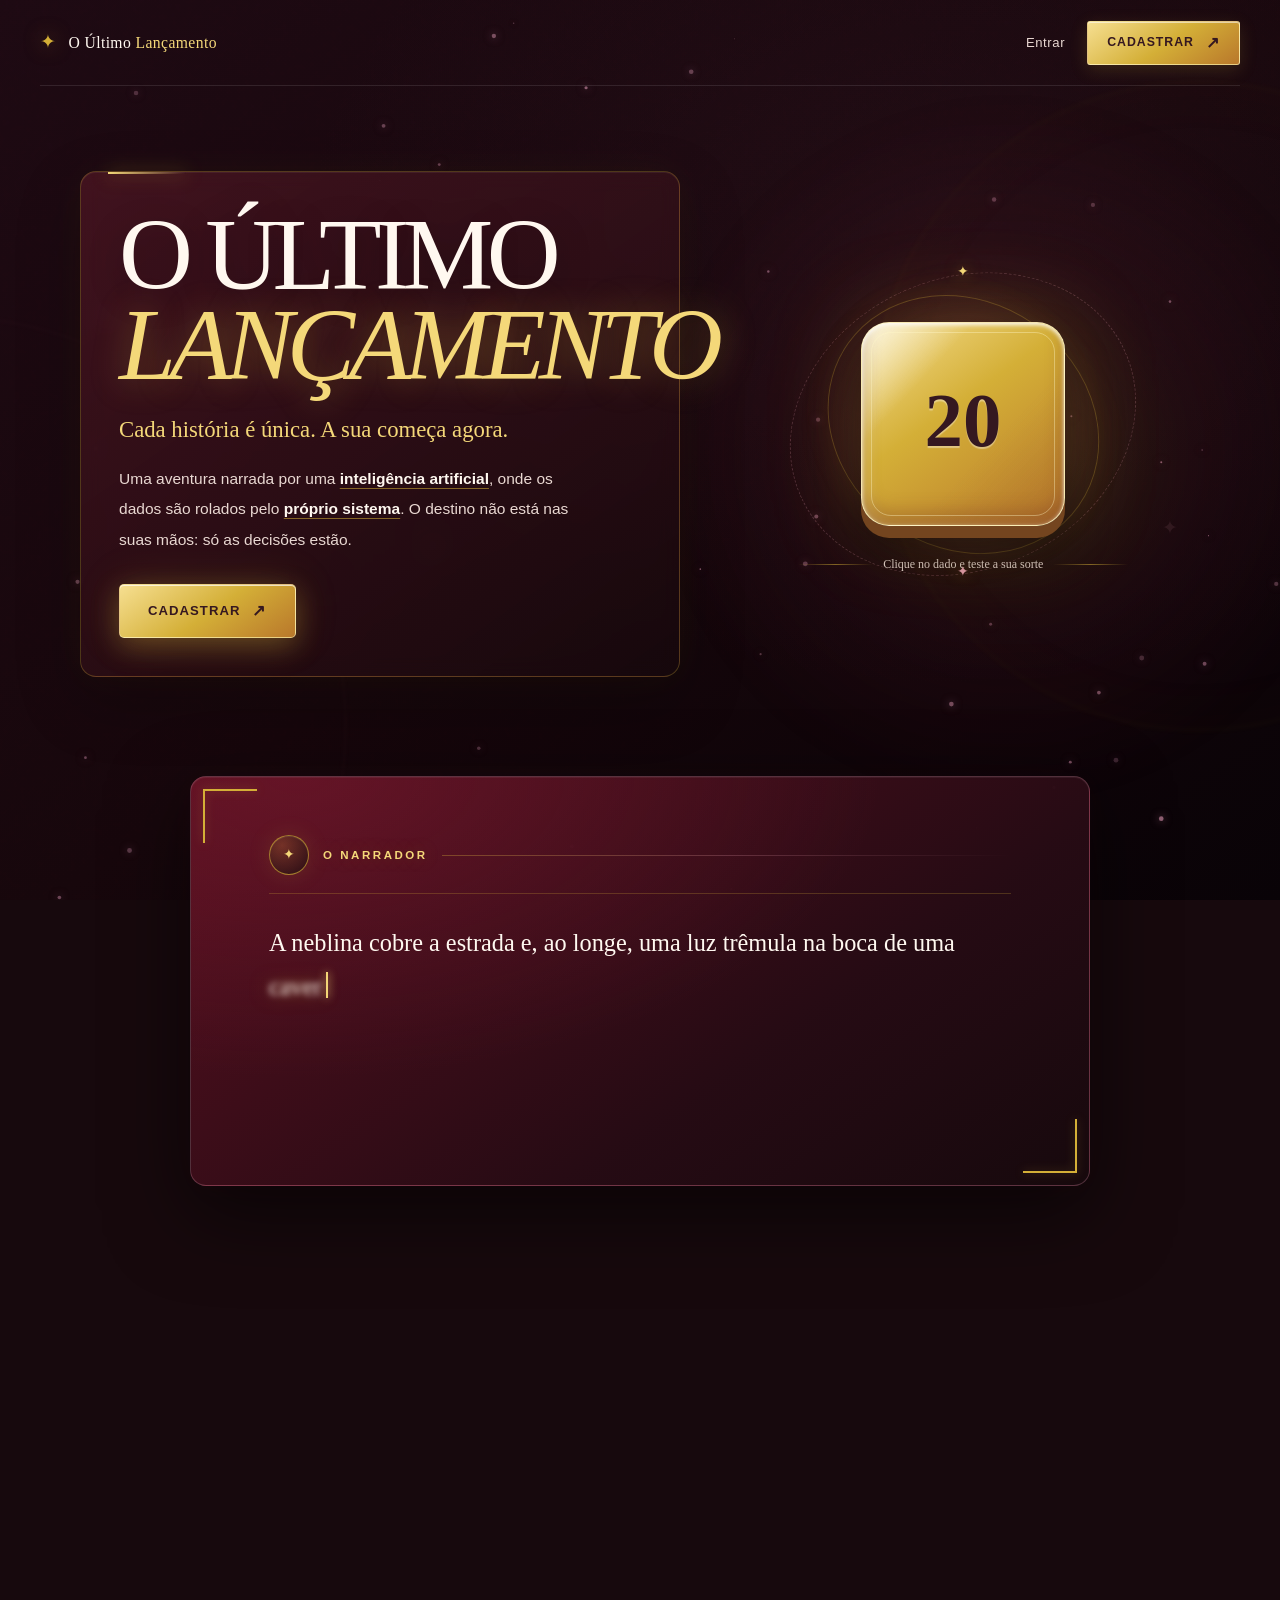
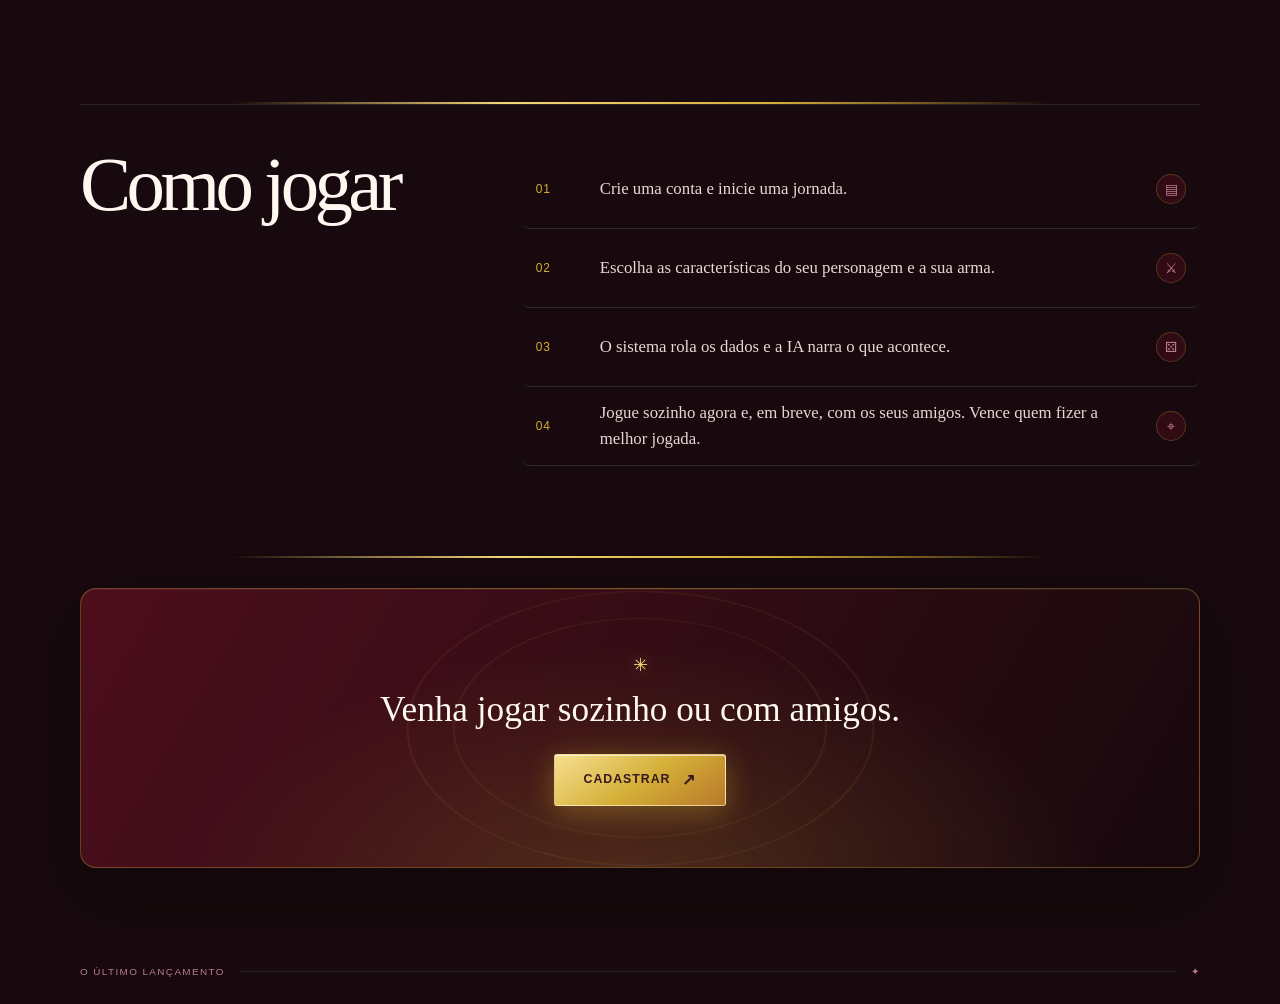
<file: frontend/static/index.html>
<!DOCTYPE html>
<html lang="pt-BR">
<head>
  <meta charset="UTF-8">
  <meta name="viewport" content="width=device-width, initial-scale=1.0">
  <meta name="theme-color" content="#17090d">
  <meta name="description" content="O Último Lançamento — uma aventura narrada por inteligência artificial.">
  <title>O Último Lançamento</title>
  <link rel="stylesheet" href="../css/paleta_1.css">
  <link rel="stylesheet" href="../css/conf.css">
</head>
<body>
  <div class="ambiente" aria-hidden="true">
    <canvas id="particulas"></canvas>
    <span class="sigilo sigilo--um">✳</span>
    <span class="sigilo sigilo--dois">✦</span>
    <span class="sigilo sigilo--tres">✳</span>
    <span class="luz luz--uma"></span>
    <span class="luz luz--duas"></span>
    <span class="estrela-cadente" id="estrelaCadente"></span>
  </div>
  <div class="efeitos-destino" id="efeitosDestino" aria-hidden="true"></div>

  <header class="topo">
    <a class="marca" href="#inicio" aria-label="O Último Lançamento — início">
      <span class="marca-simbolo" aria-hidden="true">✦</span>
      <span>O Último <b>Lançamento</b></span>
    </a>
    <nav class="navegacao" aria-label="Navegação principal">
      <a class="link-entrar" href="#">Entrar</a>
      <a class="botao botao--dourado" href="#">Cadastrar <span aria-hidden="true">↗</span></a>
    </nav>
  </header>

  <main id="inicio">
    <section class="hero" aria-labelledby="titulo-principal">
      <div class="hero-copy">
        <h1 id="titulo-principal">O ÚLTIMO<br><em>LANÇAMENTO</em></h1>
        <p class="subtitulo">Cada história é única. A sua começa agora.</p>
        <p class="apresentacao">
          Uma aventura narrada por uma <strong>inteligência artificial</strong>,
          onde os dados são rolados pelo <strong>próprio sistema</strong>.
          O destino não está nas suas mãos: só as decisões estão.
        </p>
        <a class="botao botao--dourado botao--hero" href="#">Cadastrar <span aria-hidden="true">↗</span></a>
      </div>

      <div class="reliquia" aria-label="Dado interativo">
        <div class="reliquia-halo" aria-hidden="true"></div>
        <div class="reliquia-orbita reliquia-orbita--externa" aria-hidden="true"></div>
        <div class="reliquia-orbita reliquia-orbita--interna" aria-hidden="true"></div>
        <span class="reliquia-marca reliquia-marca--topo" aria-hidden="true">✦</span>
        <span class="reliquia-marca reliquia-marca--base" aria-hidden="true">✦</span>
        <button class="dado-grande" id="dadoGrande" type="button" aria-label="Rolar o dado de vinte lados">20</button>
        <div class="reliquia-caption">
          <span class="linha-ornamental" aria-hidden="true"></span>
          <p class="dado-dica">Clique no dado e teste a sua sorte</p>
          <span class="linha-ornamental" aria-hidden="true"></span>
        </div>
        <p class="dado-resultado" id="dadoResultado" aria-live="polite" aria-atomic="true"></p>
      </div>
    </section>

    <section class="cena secao-revelar" id="cena" aria-label="Cena narrada">
      <div class="cena-cabecalho">
        <span class="cena-selo" aria-hidden="true">✦</span>
        <div>
          <p class="rotulo">O NARRADOR</p>
        </div>
        <span class="cena-linha" aria-hidden="true"></span>
      </div>
      <p class="texto" aria-live="polite" aria-atomic="true"><span id="textoCena"></span><span class="cursor" aria-hidden="true"></span></p>
      <p class="confirmacao-escolha" id="confirmacaoEscolha" aria-live="polite" aria-atomic="true"></p>
      <div class="escolhas" id="escolhas"></div>
    </section>

    <span class="linha-destino secao-revelar" aria-hidden="true"></span>

    <section class="destaques secao-revelar" aria-label="Destaques">
      <div class="cards">
        <article class="card">
          <div class="card-topo"><span class="card-icone" aria-hidden="true">✧</span><span class="card-numero">01</span></div>
          <h3>Narrador de IA</h3>
          <p>Uma história viva, que se adapta ao que você decide fazer.</p>
          <span class="card-brilho" aria-hidden="true"></span>
        </article>
        <article class="card">
          <div class="card-topo"><span class="card-icone" aria-hidden="true">⚄</span><span class="card-numero">02</span></div>
          <h3>Dados do sistema</h3>
          <p>O sistema rola os dados por você e o resultado muda o rumo da aventura.</p>
          <span class="card-brilho" aria-hidden="true"></span>
        </article>
        <article class="card">
          <div class="card-topo"><span class="card-icone" aria-hidden="true">✥</span><span class="card-numero">03</span></div>
          <h3>Cada história é única</h3>
          <p>Nenhuma partida se repete. Suas escolhas escrevem o próprio enredo.</p>
          <span class="card-brilho" aria-hidden="true"></span>
        </article>
      </div>
    </section>

    <span class="linha-destino secao-revelar" aria-hidden="true"></span>

    <section class="como-jogar secao-revelar" aria-labelledby="como-jogar-titulo">
      <div class="como-intro">
        <h2 id="como-jogar-titulo">Como jogar</h2>
      </div>
      <ol class="passos">
        <li><span class="passo-numero">01</span><span>Crie uma conta e inicie uma jornada.</span><i aria-hidden="true">▤</i></li>
        <li><span class="passo-numero">02</span><span>Escolha as características do seu personagem e a sua arma.</span><i aria-hidden="true">⚔</i></li>
        <li><span class="passo-numero">03</span><span>O sistema rola os dados e a IA narra o que acontece.</span><i aria-hidden="true">⚄</i></li>
        <li><span class="passo-numero">04</span><span>Jogue sozinho agora e, em breve, com os seus amigos. Vence quem fizer a melhor jogada.</span><i aria-hidden="true">⌖</i></li>
      </ol>
    </section>

    <span class="linha-destino secao-revelar" aria-hidden="true"></span>

    <section class="chamada secao-revelar">
      <span class="chamada-simbolo" aria-hidden="true">✳</span>
      <p>Venha jogar sozinho ou com amigos.</p>
      <a class="botao botao--dourado botao--grande" href="#">Cadastrar <span aria-hidden="true">↗</span></a>
    </section>
  </main>

  <footer class="rodape"><span>O ÚLTIMO LANÇAMENTO</span><span class="rodape-linha" aria-hidden="true"></span><span>✦</span></footer>
  <script src="../js/index_modelo_2.js"></script>
</body>
</html>
</file>
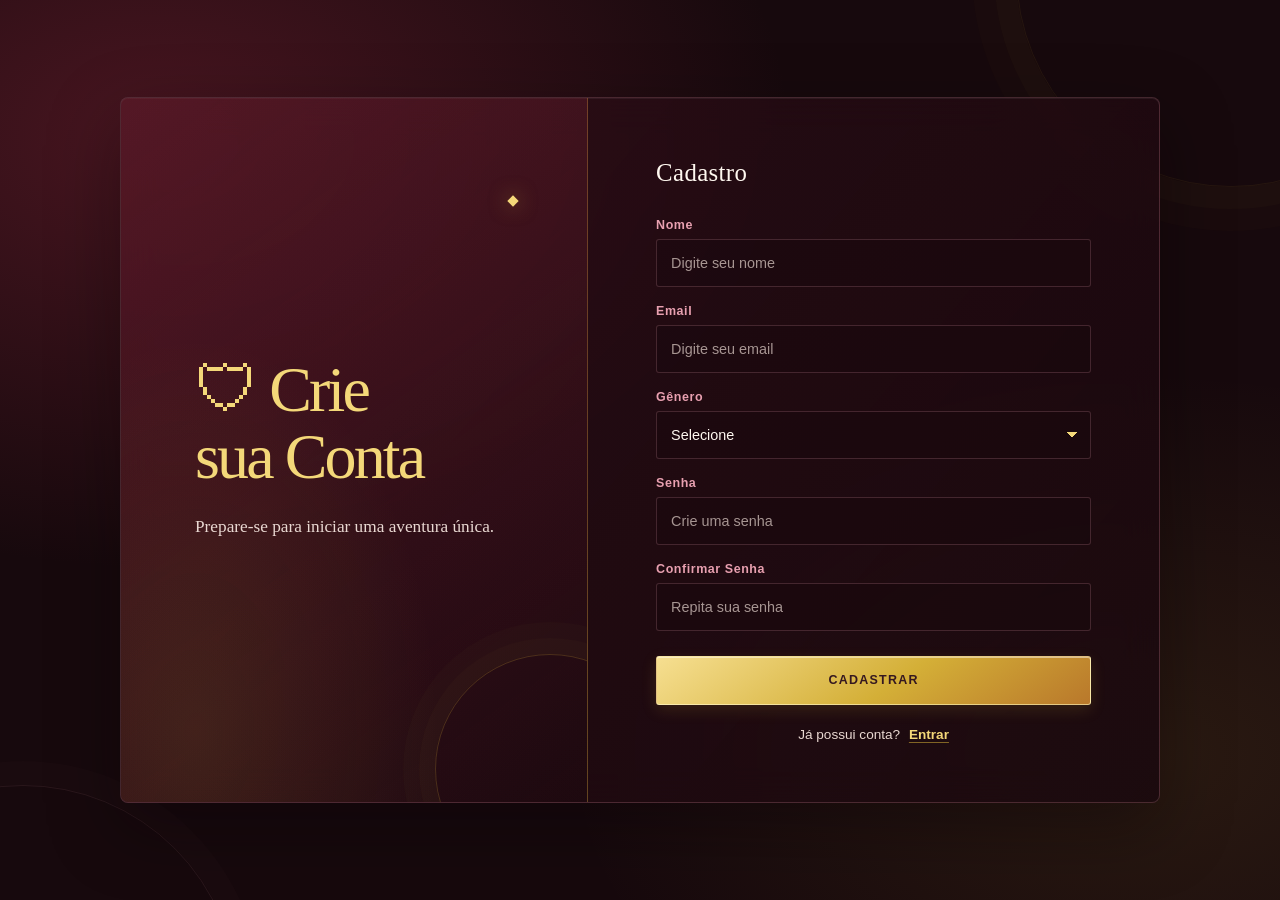
<file: frontend/static/auth.html>
<!DOCTYPE html>
<html lang="pt-BR">
<head>
    <meta charset="UTF-8">
    <meta name="viewport" content="width=device-width, initial-scale=1.0">
    <title>Cadastro - RPG IA</title>

    <link rel="stylesheet" href="../css/paleta_1.css">
    <link rel="stylesheet" href="../css/auth.css">
</head>
<body>

<main class="container">

    <section class="banner" aria-labelledby="titulo-banner">
        <h1 id="titulo-banner">🛡 Crie sua Conta</h1>
        <p>
            Prepare-se para iniciar uma aventura única.
        </p>
    </section>

    <section class="formulario" aria-labelledby="titulo-cadastro">

        <h2 id="titulo-cadastro">Cadastro</h2>

        <form aria-labelledby="titulo-cadastro">

            <div class="campo">
                <label for="nome">Nome</label>
                <input id="nome" type="text" placeholder="Digite seu nome" autocomplete="name">
            </div>

            <div class="campo">
                <label for="email">Email</label>
                <input id="email" type="email" placeholder="Digite seu email" autocomplete="email">
            </div>

            <div class="campo">
                <label for="genero">Gênero</label>
                <select id="genero">
                    <option selected disabled>Selecione</option>
                    <option>Masculino</option>
                    <option>Feminino</option>
                    <option>Não Informar</option>
                    <option>Outro</option>
                </select>
            </div>

            <div class="campo">
                <label for="senha">Senha</label>
                <input id="senha" type="password" placeholder="Crie uma senha" autocomplete="new-password">
            </div>

            <div class="campo">
                <label for="confirmar-senha">Confirmar Senha</label>
                <input id="confirmar-senha" type="password" placeholder="Repita sua senha" autocomplete="new-password">
            </div>

            <button type="submit">Cadastrar</button>

        </form>

        <p class="link">
            Já possui conta?
            <a href="login.html">Entrar</a>
        </p>

    </section>

</main>

</body>
</html>
</file>
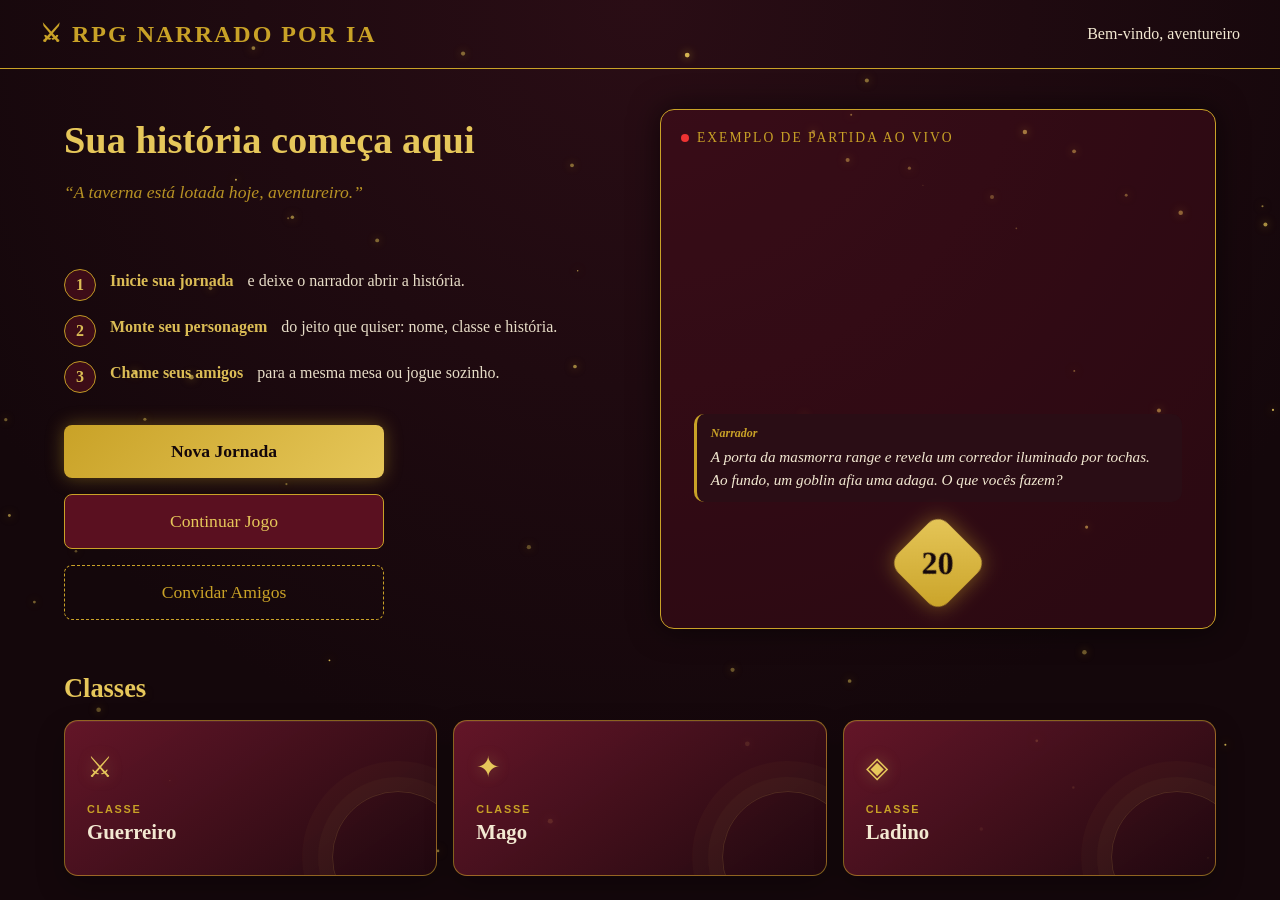
<file: frontend/static/hub.html>
<!DOCTYPE html>
<html lang="pt-BR">
<head>
  <meta charset="UTF-8">
  <meta name="viewport" content="width=device-width, initial-scale=1.0">
  <title>RPG Narrado por IA - Hub</title>
  <link rel="stylesheet" href="../css/hub.css">
  <script src="../js/hub.js" defer></script>
</head>
<body>
  <canvas id="particulas" aria-hidden="true"></canvas>

  <header>
    <h1>⚔ RPG NARRADO POR IA</h1>
    <span>Bem-vindo, aventureiro</span>
  </header>

  <main class="container">
    <section class="intro" aria-labelledby="titulo-hub">
      <h2 id="titulo-hub">Sua história começa aqui</h2>
      <p class="narrador-frase" id="frase"></p>

      <ol class="passos">
        <li><strong>Inicie sua jornada</strong> e deixe o narrador abrir a história.</li>
        <li><strong>Monte seu personagem</strong> do jeito que quiser: nome, classe e história.</li>
        <li><strong>Chame seus amigos</strong> para a mesma mesa ou jogue sozinho.</li>
      </ol>
      <div class="botoes">
        <button class="btn btn-primario" type="button" data-rota="/nova-jornada/">Nova Jornada</button>
        <button class="btn btn-secundario" type="button" data-rota="/continuar/">Continuar Jogo</button>
        <button class="btn btn-convite" type="button" data-rota="/convidar/">Convidar Amigos</button>
      </div>
    </section>

    <aside class="cena" aria-label="Exemplo de partida ao vivo">
      <div class="cena-titulo">Exemplo de partida ao vivo</div>
      <div class="chat" id="chat"></div>
      <div class="area-dado">
        <div class="dado" id="dado" aria-hidden="true"><span>20</span></div>
      </div>
    </aside>

    <section class="classes" aria-labelledby="titulo-classes">
      <h2 id="titulo-classes">Classes</h2>
      <div class="lista-classes">
        <article class="cartao-classe" data-classe-card>
          <span class="classe-icone" aria-hidden="true">⚔</span>
          <span class="classe-legenda">Classe</span>
          <h3 data-classe-nome>Guerreiro</h3>
        </article>
        <article class="cartao-classe" data-classe-card>
          <span class="classe-icone" aria-hidden="true">✦</span>
          <span class="classe-legenda">Classe</span>
          <h3 data-classe-nome>Mago</h3>
        </article>
        <article class="cartao-classe" data-classe-card>
          <span class="classe-icone" aria-hidden="true">◈</span>
          <span class="classe-legenda">Classe</span>
          <h3 data-classe-nome>Ladino</h3>
        </article>
      </div>
    </section>
  </main>
</body>
</html>
</file>
<file: frontend/css/paleta_1.css>
/* Paleta 1: vinho, ouro antigo e rosa queimado */
:root {
  color-scheme: dark;
  --noite: #17090d;
  --sombra-vinho: #260b14;
  --vinho: #43111e;
  --vinho-claro: #5a1728;
  --vidro: rgba(48, 14, 24, .72);
  --vidro-escuro: rgba(25, 8, 14, .82);
  --ouro: #d4af37;
  --ouro-luz: #f4d879;
  --ouro-sombra: #8b6428;
  --rosa: #e8a0b0;
  --rosa-suave: #bd7e8d;
  --creme: #fff8f0;
  --texto-suave: #e9d8d2;
  --borda: rgba(232, 160, 176, .2);
  --borda-ouro: rgba(212, 175, 55, .28);
  --sombra: 0 24px 70px rgba(7, 2, 4, .38);
  --noite-rgb: 23, 9, 13;
  --ouro-rgb: 212, 175, 55;
  --rosa-rgb: 232, 160, 176;
  --vinho-rgb: 126, 35, 53;
  --metal-claro: #f6df91;
  --metal-meio: #d4af37;
  --metal-escuro: #b9782b;
  --metal-texto: #351820;
  --metal-base: #74451f;
  --metal-sombra-rgb: 113, 54, 34;
  --metal-luz-rgb: 255, 246, 199;
  --foco: #ffeab0;
}
</file>
<file: frontend/css/conf.css>
/* Estrutura do modelo 2; as cores vêm do arquivo de paleta escolhido. */
:root {
  --curva: cubic-bezier(.2, .7, .2, 1);
  --sans: 'Avenir Next', Avenir, 'Segoe UI', sans-serif;
  --serif: 'Iowan Old Style', 'Palatino Linotype', 'Book Antiqua', Georgia, serif;
}

*, *::before, *::after { box-sizing: border-box; }
html { min-width: 360px; scroll-behavior: smooth; scrollbar-color: var(--ouro-sombra) var(--noite); }
body {
  min-width: 360px; min-height: 100vh; margin: 0; overflow-x: hidden; position: relative;
  color: var(--creme); background: var(--noite); font-family: var(--sans); line-height: 1.6;
  -webkit-font-smoothing: antialiased; text-rendering: optimizeLegibility;
}
a { color: inherit; text-decoration: none; }
button { font: inherit; }
a:focus-visible, button:focus-visible { outline: 2px solid var(--ouro-luz); outline-offset: 5px; }
::selection { color: var(--noite); background: var(--ouro-luz); }

/* Fundo atmosférico */
.ambiente { position: fixed; inset: 0; z-index: 0; overflow: hidden; pointer-events: none; background: radial-gradient(ellipse at 76% 20%, rgba(var(--vinho-rgb), .25), transparent 44%), linear-gradient(145deg, var(--vinho) 0%, var(--sombra-vinho) 44%, var(--noite) 100%); transition: background 900ms ease, filter 900ms ease; }
.ambiente::before { position: absolute; inset: 0; content: ''; opacity: .13; background-image: url("data:image/svg+xml,%3Csvg viewBox='0 0 180 180' xmlns='http://www.w3.org/2000/svg'%3E%3Cfilter id='n'%3E%3CfeTurbulence type='fractalNoise' baseFrequency='.9' numOctaves='3' stitchTiles='stitch'/%3E%3C/filter%3E%3Crect width='100%25' height='100%25' filter='url(%23n)' opacity='.22'/%3E%3C/svg%3E"); mix-blend-mode: soft-light; }
.ambiente::after { position: absolute; z-index: 1; inset: 0; content: ''; opacity: 0; background: radial-gradient(ellipse at 72% 25%, rgba(105,12,20,.18), transparent 52%), rgba(8,1,4,.38); transition: opacity 350ms ease; }
body[data-tom="combate"] .ambiente { background: radial-gradient(ellipse at 70% 35%, rgba(158,37,43,.32), transparent 48%), linear-gradient(145deg, #37121b 0%, var(--sombra-vinho) 48%, var(--noite) 100%); }
body[data-tom="magica"] .ambiente { background: radial-gradient(ellipse at 70% 24%, rgba(75,112,157,.28), transparent 48%), radial-gradient(ellipse at 18% 75%, rgba(82,55,126,.22), transparent 48%), linear-gradient(145deg, #21172a 0%, var(--sombra-vinho) 48%, var(--noite) 100%); }
body[data-tom="sombria"] .ambiente { background: radial-gradient(ellipse at 74% 26%, rgba(71,35,51,.2), transparent 48%), linear-gradient(145deg, #1e0a13 0%, #17070c 52%, #090307 100%); }
body[data-tom="combate"] .sigilo--um { color: #ef7775; text-shadow: 0 0 16px rgba(228,91,86,.45); }
body[data-tom="magica"] .sigilo--dois { color: #a6c7ff; text-shadow: 0 0 18px rgba(155,190,255,.52); }
body[data-tom="sombria"] .sigilo { opacity: .1; }
body.resultado-critico-1 .ambiente::after { opacity: 1; }
body.resultado-critico-20 .ambiente { filter: brightness(1.16) saturate(1.12); }
#particulas { position: absolute; inset: 0; width: 100%; height: 100%; }
.luz { position: absolute; display: block; width: min(55vw, 650px); aspect-ratio: 1; border-radius: 50%; filter: blur(2px); }
.luz--uma { top: 9%; right: -19%; border: 1px solid rgba(var(--ouro-rgb), .08); box-shadow: inset 0 0 90px rgba(var(--ouro-rgb), .025); }
.luz--duas { top: 35%; left: -37%; width: min(70vw, 820px); border: 1px solid rgba(var(--rosa-rgb), .07); }
.sigilo { position: absolute; color: var(--ouro); opacity: .18; font-size: 1.2rem; animation: sigilo-pulso 7s ease-in-out infinite; }
.sigilo--um { top: 19%; left: 8%; }
.sigilo--dois { top: 57%; right: 8%; animation-delay: -2s; color: var(--rosa); }
.sigilo--tres { bottom: 9%; left: 15%; animation-delay: -4s; }
@keyframes sigilo-pulso { 50% { opacity: .36; transform: rotate(35deg) scale(1.12); } }
.luz, .sigilo { translate: 0 var(--parallax-y, 0px); }
.estrela-cadente { width: 150px; height: 1px; position: absolute; z-index: 3; top: var(--estrela-y, 20%); left: var(--estrela-x, 80%); opacity: 0; transform: rotate(35deg); background: linear-gradient(90deg, transparent, rgba(255,255,255,.9), var(--ouro-luz), transparent); box-shadow: 0 0 10px rgba(var(--ouro-rgb),.8); }
.estrela-cadente.ativa { animation: estrela-cadente 850ms ease-out both; }
@keyframes estrela-cadente { 12% { opacity: 1; } to { opacity: 0; transform: translate(-260px, 175px) rotate(35deg); } }
.efeitos-destino { position: fixed; z-index: 20; inset: 0; overflow: hidden; pointer-events: none; }
.anel-destino { width: 18px; height: 18px; position: absolute; top: var(--origem-y); left: var(--origem-x); border: 1px solid var(--ouro-luz); border-radius: 50%; box-shadow: 0 0 20px rgba(var(--ouro-rgb),.7), inset 0 0 12px rgba(var(--ouro-rgb),.24); animation: anel-expandir 1.2s cubic-bezier(.15,.65,.25,1) var(--atraso) both; }
.particula-destino { width: 4px; height: 4px; position: absolute; top: var(--origem-y); left: var(--origem-x); border-radius: 50%; color: var(--ouro-luz); background: currentColor; box-shadow: 0 0 11px currentColor; animation: particula-estourar 900ms cubic-bezier(.12,.68,.2,1) var(--atraso) both; }
.efeitos-destino--critico-1 .anel-destino { border-color: #ad5260; box-shadow: 0 0 24px rgba(160,30,48,.6), inset 0 0 12px rgba(100,10,28,.35); }
.efeitos-destino--critico-1 .particula-destino { color: #a74355; box-shadow: 0 0 10px currentColor; }
@keyframes anel-expandir { to { opacity: 0; transform: translate(-50%,-50%) scale(var(--escala-anel,90)); } }
@keyframes particula-estourar { 0% { opacity: 0; transform: translate(-50%,-50%) scale(.2); } 18% { opacity: 1; } to { opacity: 0; transform: translate(calc(-50% + var(--dx)),calc(-50% + var(--dy))) scale(.05); } }

/* Cabeçalho */
.topo { position: relative; z-index: 2; width: min(1240px, calc(100% - 80px)); min-height: 86px; margin: 0 auto; display: flex; align-items: center; justify-content: space-between; border-bottom: 1px solid rgba(255,255,255,.1); }
.marca { display: inline-flex; align-items: center; gap: 12px; color: var(--creme); font-family: var(--serif); font-size: .98rem; letter-spacing: .025em; }
.marca b { color: var(--ouro-luz); font-weight: 500; }
.marca-simbolo { color: var(--ouro); font-size: 1.2rem; text-shadow: 0 0 20px rgba(var(--ouro-rgb), .52); }
.navegacao { display: flex; align-items: center; gap: 22px; font-size: .82rem; letter-spacing: .045em; }
.link-entrar { color: var(--texto-suave); transition: color 180ms ease; }
.link-entrar:hover { color: var(--ouro-luz); }
.botao { min-height: 44px; padding: 0 19px; display: inline-flex; align-items: center; justify-content: center; gap: 12px; border-radius: 3px; font-size: .77rem; font-weight: 700; letter-spacing: .08em; text-transform: uppercase; transition: transform 220ms var(--curva), box-shadow 220ms ease, background 220ms ease, color 220ms ease; }
.botao--dourado { color: var(--metal-texto); border: 1px solid rgba(var(--metal-luz-rgb), .55); background: linear-gradient(145deg, var(--metal-claro) 0%, var(--metal-meio) 52%, var(--metal-escuro) 100%); box-shadow: inset 0 1px rgba(255,255,255,.55), 0 5px 18px rgba(var(--ouro-rgb), .16); }
.botao--dourado:hover { transform: translateY(-2px); box-shadow: inset 0 1px rgba(255,255,255,.65), 0 9px 26px rgba(var(--ouro-rgb), .3); }
.botao--dourado span { font-size: 1rem; transition: transform 180ms ease; }
.botao--dourado:hover span { transform: translate(2px, -2px); }

/* Abertura e dado */
main { position: relative; z-index: 1; width: min(1120px, calc(100% - 80px)); margin: 0 auto; }
.hero { min-height: min(690px, calc(100svh - 86px)); position: relative; isolation: isolate; padding: 74px 0 88px; display: grid; grid-template-columns: 1fr .9fr; align-items: center; gap: clamp(24px, 7vw, 100px); }
.hero::before { width: min(66vw, 700px); aspect-ratio: 1; position: absolute; z-index: -1; top: 2%; right: -14%; content: ''; border-radius: 50%; background: radial-gradient(circle, rgba(var(--ouro-rgb), .13), rgba(var(--vinho-rgb), .09) 39%, transparent 70%); filter: blur(18px); pointer-events: none; }
.hero-copy { max-width: 600px; position: relative; z-index: 1; padding: clamp(25px, 3vw, 38px); border: 1px solid rgba(var(--ouro-rgb), .28); border-radius: 16px; background: linear-gradient(145deg, rgba(var(--vinho-rgb), .38), rgba(var(--noite-rgb), .72)); box-shadow: 0 24px 65px rgba(0,0,0,.24), inset 0 1px rgba(255,255,255,.06), 0 0 42px rgba(var(--ouro-rgb), .06); backdrop-filter: blur(10px); }
.hero-copy::before { width: 78px; height: 2px; position: absolute; top: 0; left: 27px; content: ''; background: linear-gradient(90deg, var(--ouro-luz), transparent); box-shadow: 0 0 18px rgba(var(--ouro-rgb), .65); }
h1, h2, h3, p { margin-top: 0; }
h1 { margin-bottom: 20px; color: var(--creme); font: 500 clamp(4rem, 8vw, 7rem)/.88 var(--serif); letter-spacing: -.065em; text-shadow: 0 8px 34px rgba(0,0,0,.28); }
h1 em, h2 em { color: var(--ouro-luz); font-weight: 400; text-shadow: 0 0 34px rgba(var(--ouro-rgb), .38); }
.subtitulo { max-width: 430px; margin: 24px 0 17px; color: var(--ouro-luz); font: 400 clamp(1.12rem, 2vw, 1.42rem)/1.45 var(--serif); }
.apresentacao { max-width: 475px; margin-bottom: 0; color: var(--texto-suave); font-size: .97rem; line-height: 1.95; }
.apresentacao strong { color: var(--creme); font-weight: 600; text-decoration: underline; text-decoration-color: rgba(var(--ouro-rgb), .55); text-decoration-thickness: 1px; text-underline-offset: 4px; }
.botao--hero { min-height: 54px; margin-top: 29px; padding-inline: 28px; border-radius: 5px; font-size: .82rem; box-shadow: inset 0 1px rgba(255,255,255,.68), 0 8px 28px rgba(var(--ouro-rgb), .32), 0 0 48px rgba(var(--ouro-rgb), .13); }
.botao--hero:hover { box-shadow: inset 0 1px rgba(255,255,255,.72), 0 10px 30px rgba(var(--ouro-rgb), .36), 0 0 52px rgba(var(--ouro-rgb), .14); }
.reliquia { min-height: 480px; position: relative; display: grid; place-items: center; isolation: isolate; }
.reliquia-halo { position: absolute; width: 70%; aspect-ratio: 1; border-radius: 50%; background: radial-gradient(circle, rgba(var(--ouro-rgb), .34), rgba(var(--vinho-rgb), .22) 42%, transparent 72%); filter: blur(18px); animation: halo-respirar 6s ease-in-out infinite; }
@keyframes halo-respirar { 50% { opacity: .68; transform: scale(1.08); } }
.reliquia-orbita { position: absolute; border: 1px solid rgba(var(--ouro-rgb),.19); border-radius: 50%; }
.reliquia-orbita--externa { width: min(92%, 440px); aspect-ratio: 1; transform: rotate(-24deg) scaleY(.82); border-style: dashed; border-color: rgba(var(--rosa-rgb), .24); animation: orbita 50s linear infinite; }
.reliquia-orbita--interna { width: min(73%, 350px); aspect-ratio: 1; transform: rotate(35deg) scaleY(.87); border-color: rgba(var(--ouro-rgb), .28); box-shadow: 0 0 40px rgba(var(--ouro-rgb), .045); }
@keyframes orbita { to { transform: rotate(336deg) scaleY(.82); } }
.reliquia-marca { position: absolute; z-index: 1; color: var(--ouro-luz); font-size: .85rem; text-shadow: 0 0 15px rgba(var(--ouro-rgb), .65); }
.reliquia-marca--topo { top: 16%; }
.reliquia-marca--base { bottom: 17%; color: var(--rosa); }
.dado-grande { width: clamp(148px, 19vw, 204px); aspect-ratio: 1; position: relative; z-index: 2; display: grid; place-items: center; padding: 0 0 5px; overflow: hidden; border: 1px solid rgba(var(--metal-luz-rgb), .86); border-radius: 28px; color: var(--metal-texto); font: 600 clamp(3.5rem, 6vw, 4.8rem)/1 var(--serif); cursor: pointer; touch-action: manipulation; background: linear-gradient(133deg, rgba(255,255,255,.8), transparent 29% 62%, rgba(var(--metal-sombra-rgb),.15)), linear-gradient(145deg, var(--metal-claro) 0%, var(--metal-meio) 43%, var(--metal-escuro) 100%); box-shadow: inset 0 2px 4px rgba(255,255,255,.88), inset 0 -13px 18px rgba(var(--metal-sombra-rgb),.34), inset 8px 0 12px rgba(var(--metal-luz-rgb),.22), 0 12px 0 var(--metal-base), 0 25px 44px rgba(0,0,0,.45), 0 0 90px rgba(var(--ouro-rgb),.3); text-shadow: 0 2px 1px rgba(255,255,255,.38); transition: filter 200ms ease, box-shadow 200ms ease; }
.dado-grande::before { position: absolute; inset: 9px; content: ''; border: 1px solid rgba(var(--metal-luz-rgb),.38); border-radius: 20px; pointer-events: none; }
.dado-grande::after { position: absolute; top: -42%; left: -95%; width: 64%; height: 190%; content: ''; pointer-events: none; transform: rotate(27deg); background: linear-gradient(90deg, transparent, rgba(255,255,255,.25), transparent); transition: left 600ms var(--curva); }
.dado-grande:hover { filter: brightness(1.07) saturate(1.06); box-shadow: inset 0 2px 4px rgba(255,255,255,.88), inset 0 -13px 18px rgba(var(--metal-sombra-rgb),.34), 0 14px 0 var(--metal-base), 0 31px 48px rgba(0,0,0,.48), 0 0 88px rgba(var(--ouro-rgb),.31); }
.dado-grande:hover::after { left: 135%; }
.dado-grande:active { transform: translateY(8px) scale(.97); box-shadow: inset 0 2px 4px rgba(255,255,255,.7), inset 0 -7px 12px rgba(var(--metal-sombra-rgb),.42), 0 4px 0 var(--metal-base), 0 14px 24px rgba(0,0,0,.4); }
.dado-grande.rolando { animation: rolar-dado 1.2s cubic-bezier(.16,.72,.24,1); }
@keyframes rolar-dado { 0% { transform: translateY(0) rotate(0) scale(1); } 22% { transform: translateY(-24px) rotate(240deg) scale(1.11); } 46% { transform: translateY(4px) rotate(550deg) scale(.92); } 71% { transform: translateY(-11px) rotate(850deg) scale(1.04); } 100% { transform: translateY(0) rotate(1080deg) scale(1); } }
/* Relevo, reflexo e preparação do dado */
.dado-grande { transform: perspective(850px) rotateX(var(--inclinacao-x, 0deg)) rotateY(var(--inclinacao-y, 0deg)); animation: dado-latente 4.2s ease-in-out infinite; transition: transform 240ms var(--curva), filter 200ms ease, box-shadow 240ms ease; }
.dado-grande:hover, .dado-grande:focus-visible { animation-name: none; }
.dado-grande::after { inset: 0; top: 0; left: 0; width: auto; height: auto; transform: none; opacity: 0; background: radial-gradient(circle at var(--reflexo-x, 50%) var(--reflexo-y, 20%), rgba(255,255,255,.48), rgba(255,255,255,.12) 18%, transparent 54%); mix-blend-mode: screen; transition: opacity 220ms ease; }
.dado-grande:hover::after { left: 0; opacity: 1; }
.dado-grande.preparando { animation: dado-carregar 360ms ease-in-out both; }
.dado-grande.rolando { animation: rolar-dado 1.2s cubic-bezier(.16,.72,.24,1); }
body.resultado-critico-20 .dado-grande { animation: dado-epico 1s cubic-bezier(.16,.72,.24,1) both; }
body.resultado-critico-1 .dado-grande { animation: dado-falha 850ms ease both; }
@keyframes dado-latente { 50% { box-shadow: inset 0 2px 4px rgba(255,255,255,.9), inset 0 -13px 18px rgba(var(--metal-sombra-rgb),.34), 0 12px 0 var(--metal-base), 0 25px 44px rgba(0,0,0,.45), 0 0 105px rgba(var(--ouro-rgb),.4); } }
@keyframes dado-carregar { 0%,100% { transform: perspective(850px) rotateX(var(--inclinacao-x, 0deg)) rotateY(var(--inclinacao-y, 0deg)) translateX(0); } 25% { transform: perspective(850px) rotateX(var(--inclinacao-x, 0deg)) rotateY(var(--inclinacao-y, 0deg)) translateX(-3px) scale(1.02); } 65% { transform: perspective(850px) rotateX(var(--inclinacao-x, 0deg)) rotateY(var(--inclinacao-y, 0deg)) translateX(3px) scale(1.04); } }
@keyframes dado-epico { 35% { filter: brightness(1.5) saturate(1.25); box-shadow: 0 0 55px rgba(var(--ouro-rgb),.85), 0 0 120px rgba(var(--ouro-rgb),.56); } to { filter: none; } }
@keyframes dado-falha { 20%,60% { transform: translateX(-5px) rotate(-2deg); filter: brightness(.72) saturate(.65); } 40%,80% { transform: translateX(5px) rotate(2deg); } to { transform: none; filter: none; } }
.reliquia-caption { position: absolute; top: calc(50% + 132px); width: min(100%, 330px); display: flex; align-items: center; gap: 10px; }
.linha-ornamental { height: 1px; flex: 1; background: linear-gradient(90deg, transparent, rgba(var(--ouro-rgb),.55), transparent); }
.dado-dica { max-width: 235px; margin: 0; color: var(--texto-suave); font: 400 .75rem/1.4 var(--serif); text-align: center; }
.dado-resultado { min-height: 1.5em; position: absolute; top: calc(50% + 166px); width: min(100%, 350px); margin: 0; color: var(--ouro-luz); font-size: .77rem; line-height: 1.4; text-align: center; }

/* Cena narrada */
.cena { max-width: 900px; position: relative; margin: 0 auto; padding: clamp(30px, 5vw, 58px) clamp(24px, 7vw, 78px) clamp(32px, 5vw, 52px); overflow: hidden; border: 1px solid rgba(var(--ouro-rgb),.4); border-radius: 16px; background: radial-gradient(ellipse at 12% 0%, rgba(122,26,48,.46), transparent 52%), linear-gradient(145deg, rgba(90,16,32,.97), rgba(38,11,20,.98) 66%, rgba(var(--noite-rgb),.99)); box-shadow: 0 28px 80px rgba(0,0,0,.48), 0 0 42px rgba(var(--ouro-rgb),.12), inset 0 1px rgba(255,255,255,.09), inset 0 0 70px rgba(90,16,32,.2); transition: background 700ms ease, border-color 700ms ease, box-shadow 700ms ease, filter 450ms ease; }
.cena[data-tom="combate"] { border-color: rgba(213,94,89,.58); box-shadow: 0 28px 80px rgba(0,0,0,.5), 0 0 38px rgba(177,45,51,.17), inset 0 1px rgba(255,255,255,.08); }
.cena[data-tom="magica"] { border-color: rgba(149,186,235,.52); box-shadow: 0 28px 80px rgba(0,0,0,.5), 0 0 38px rgba(92,133,190,.18), inset 0 1px rgba(255,255,255,.08); }
.cena[data-tom="sombria"] { border-color: rgba(167,108,127,.4); box-shadow: 0 28px 80px rgba(0,0,0,.56), 0 0 30px rgba(70,25,43,.12), inset 0 1px rgba(255,255,255,.06); }
.cena.transicao-cena .texto { opacity: .38; filter: blur(4px); transform: translateY(4px); }
.cena > * { position: relative; z-index: 1; }
.cena::before, .cena::after { position: absolute; width: 54px; height: 54px; content: ''; pointer-events: none; }
.cena::before { top: 12px; left: 12px; border-top: 2px solid var(--ouro); border-left: 2px solid var(--ouro); filter: drop-shadow(0 0 5px rgba(var(--ouro-rgb),.3)); }
.cena::after { right: 12px; bottom: 12px; border-right: 2px solid var(--ouro); border-bottom: 2px solid var(--ouro); filter: drop-shadow(0 0 5px rgba(var(--ouro-rgb),.3)); }
.cena-cabecalho { display: flex; align-items: center; gap: 14px; margin-bottom: 27px; padding-bottom: 18px; border-bottom: 1px solid rgba(var(--ouro-rgb),.24); }
.cena-selo { width: 40px; height: 40px; display: grid; place-items: center; flex: 0 0 auto; border: 1px solid rgba(var(--ouro-rgb),.65); border-radius: 50%; color: var(--ouro-luz); background: radial-gradient(circle at 32% 25%, rgba(var(--ouro-rgb),.2), rgba(38,11,20,.95)); font-size: .9rem; box-shadow: 0 0 23px rgba(var(--ouro-rgb),.14), inset 0 1px rgba(255,255,255,.08); transition: box-shadow 350ms ease, transform 350ms var(--curva); }
.cena-selo.pulso-destino { animation: selo-critico 1.1s ease-out both; }
.cena.mudando-tom .cena-selo { animation: selo-tom 650ms ease-out; }
@keyframes selo-tom { 45% { transform: rotate(45deg) scale(1.16); box-shadow: 0 0 34px rgba(var(--ouro-rgb),.46); } }
@keyframes selo-critico { 35% { transform: scale(1.35) rotate(45deg); box-shadow: 0 0 46px rgba(var(--ouro-rgb),.85); } to { transform: scale(1); } }
.rotulo { margin: 0; color: var(--ouro-luz); font-size: .72rem; font-weight: 700; letter-spacing: .22em; text-shadow: 0 0 18px rgba(var(--ouro-rgb),.25); }
.cena-linha { height: 1px; flex: 1; background: linear-gradient(90deg, rgba(var(--ouro-rgb),.34), rgba(var(--rosa-rgb),.24), transparent); }
.texto { min-height: 6.9em; margin: 0; color: var(--creme); font: 400 clamp(1.12rem, 2.5vw, 1.52rem)/1.8 var(--serif); transition: opacity 300ms ease, filter 300ms ease, transform 300ms ease; }
.cursor { display: inline-block; width: 2px; height: 1.08em; margin-left: 4px; vertical-align: -.14em; background: var(--ouro-luz); box-shadow: 0 0 9px var(--ouro-luz); animation: piscar 850ms steps(1) infinite; }
.palavra-chave { color: var(--ouro-luz); text-shadow: 0 0 18px rgba(var(--ouro-rgb),.34); transition: filter 500ms ease, color 500ms ease, text-shadow 500ms ease; }
.palavra-chave.aguardando-foco { color: var(--creme); filter: blur(3px); text-shadow: 0 0 20px rgba(var(--ouro-rgb),.65); }
.palavra-chave.palavra-em-foco { animation: palavra-acender 900ms ease-out; }
@keyframes palavra-acender { 30% { color: #fff6d7; text-shadow: 0 0 24px rgba(var(--ouro-rgb),.85); } to { color: var(--ouro-luz); text-shadow: 0 0 12px rgba(var(--ouro-rgb),.28); } }
@keyframes piscar { 50% { opacity: 0; } }
.escolhas { display: flex; flex-wrap: wrap; gap: 10px; margin-top: 25px; opacity: 0; transform: translateY(8px); transition: opacity 320ms ease, transform 320ms var(--curva); }
.escolhas.visivel { opacity: 1; transform: translateY(0); }
.escolhas button { min-height: 46px; position: relative; padding: 10px 16px 10px 39px; border: 1px solid rgba(var(--ouro-rgb),.42); border-radius: 5px; color: var(--ouro-luz); background: linear-gradient(135deg, rgba(90,16,32,.72), rgba(var(--noite-rgb),.62)); box-shadow: inset 0 1px rgba(255,255,255,.05), 0 5px 15px rgba(0,0,0,.12); cursor: pointer; font-size: .8rem; text-align: left; transition: color 200ms ease, background 200ms ease, border-color 200ms ease, transform 220ms var(--curva), box-shadow 220ms ease, opacity 280ms ease, filter 280ms ease; }
.escolhas button::before { position: absolute; top: 50%; left: 15px; content: '→'; color: var(--ouro); opacity: .7; transform: translate(-5px,-50%); transition: opacity 180ms ease, transform 180ms ease, color 180ms ease; }
.escolhas button:hover { transform: translateY(-3px); border-color: var(--ouro-luz); color: var(--metal-texto); background: linear-gradient(135deg, var(--ouro-luz), var(--ouro)); box-shadow: 0 9px 22px rgba(var(--ouro-rgb),.2); }
.escolhas button:hover::before { color: var(--metal-texto); opacity: 1; transform: translate(0,-50%); }
.escolhas button.selecionada { border-color: var(--ouro-luz); color: var(--metal-texto); background: linear-gradient(135deg, var(--ouro-luz), var(--ouro)); box-shadow: 0 0 26px rgba(var(--ouro-rgb),.3); }
.escolhas button.descartada { opacity: 0; filter: blur(3px); transform: translateY(7px) scale(.97); }
.confirmacao-escolha { min-height: 1.5em; margin: 11px 0 -11px; color: var(--ouro-luz); font: italic .82rem var(--serif); text-shadow: 0 0 14px rgba(var(--ouro-rgb),.3); }
.escolhas.visivel button { animation: escolha-entrar 420ms var(--curva) backwards; }
.escolhas.visivel button:nth-child(2) { animation-delay: 90ms; }
.escolhas.visivel button:nth-child(3) { animation-delay: 180ms; }
@keyframes escolha-entrar { from { opacity: 0; transform: translateY(10px); } to { opacity: 1; transform: translateY(0); } }

/* Destaques */
.destaques { padding: 135px 0 125px; }
.cards { display: grid; grid-template-columns: repeat(3, minmax(0, 1fr)); gap: 16px; perspective: 1000px; }
.card { min-height: 254px; position: relative; padding: 23px 24px 27px; overflow: hidden; border: 1px solid rgba(var(--ouro-rgb),.3); border-radius: 14px; background: linear-gradient(145deg, rgba(90,16,32,.78), rgba(var(--noite-rgb),.9) 78%); box-shadow: 0 15px 34px rgba(0,0,0,.22), inset 0 1px rgba(255,255,255,.055); transition: transform 320ms var(--curva), border-color 250ms ease, background 250ms ease, box-shadow 280ms ease, opacity 500ms ease; }
.card::before { width: 96px; height: 96px; position: absolute; top: -40px; right: -32px; content: ''; border: 1px solid rgba(var(--ouro-rgb),.3); border-radius: 50%; box-shadow: 0 0 0 10px rgba(var(--ouro-rgb),.045), 0 0 0 22px rgba(var(--rosa-rgb),.035); transition: transform 450ms var(--curva), border-color 300ms ease; }
.card::after { position: absolute; inset: 0; content: ''; border-radius: inherit; pointer-events: none; opacity: 0; background: linear-gradient(115deg, transparent 25%, rgba(var(--metal-luz-rgb),.12) 48%, transparent 67%); transform: translateX(-100%); }
.card:hover { transform: translateY(-7px) rotateX(1deg); border-color: rgba(var(--ouro-rgb),.72); background: linear-gradient(145deg, rgba(122,26,48,.82), rgba(var(--noite-rgb),.88) 78%); box-shadow: 0 24px 42px rgba(0,0,0,.34), 0 0 28px rgba(var(--ouro-rgb),.11), inset 0 1px rgba(255,255,255,.08); }
.card:hover::before { transform: scale(1.18); border-color: rgba(var(--metal-luz-rgb),.55); }
.card:hover::after { opacity: 1; animation: card-varrer 850ms ease-out both; }
@keyframes card-varrer { to { transform: translateX(100%); } }
.card-topo { display: flex; align-items: center; justify-content: space-between; margin-bottom: 31px; }
.card-icone { width: 44px; height: 44px; display: grid; place-items: center; border: 1px solid rgba(var(--ouro-rgb),.42); border-radius: 50%; color: var(--ouro-luz); background: radial-gradient(circle at 35% 25%, rgba(var(--ouro-rgb),.2), rgba(90,16,32,.72)); font-size: 1.4rem; line-height: 1; text-shadow: 0 0 18px rgba(var(--ouro-rgb),.42); box-shadow: inset 0 1px rgba(255,255,255,.09), 0 0 18px rgba(var(--ouro-rgb),.08); transition: transform 300ms var(--curva), box-shadow 300ms ease; }
.card:hover .card-icone { transform: rotate(-8deg) scale(1.08); box-shadow: inset 0 1px rgba(255,255,255,.12), 0 0 25px rgba(var(--ouro-rgb),.2); }
.card-numero { color: var(--rosa); font: 400 .73rem var(--serif); letter-spacing: .12em; transition: color 220ms ease, text-shadow 220ms ease; }
.card:hover .card-numero { color: var(--ouro-luz); text-shadow: 0 0 16px rgba(var(--ouro-rgb),.55); }
.card h3 { margin: 0 0 10px; color: var(--ouro-luz); font: 500 1.25rem var(--serif); }
.card p { max-width: 290px; margin: 0; color: var(--texto-suave); font-size: .87rem; line-height: 1.75; }
.card-brilho { width: 55px; height: 2px; position: absolute; bottom: 0; left: 24px; background: linear-gradient(90deg, var(--ouro-luz), var(--ouro), transparent); box-shadow: 0 0 13px rgba(var(--ouro-rgb),.5); transition: width 320ms ease; }
.card:hover .card-brilho { width: calc(100% - 48px); }
body.js .destaques:not(.visivel) .card { opacity: 0; transform: translateY(24px) scale(.98); }
body.js .destaques.visivel .card { opacity: 1; transform: translateY(0) scale(1); }
body.js .destaques.visivel .card:nth-child(2) { transition-delay: 100ms; }
body.js .destaques.visivel .card:nth-child(3) { transition-delay: 200ms; }
body.js .destaques.visivel .card:hover { transform: translateY(-7px) rotateX(1deg) scale(1); transition-delay: 0ms; }

/* Instruções do jogo */
.como-jogar { display: grid; grid-template-columns: .65fr 1.35fr; gap: clamp(35px, 9vw, 125px); align-items: start; padding: 45px 0 90px; border-top: 1px solid rgba(255,255,255,.1); }
.como-intro { position: sticky; top: 30px; }
.como-intro h2 { margin: 0; color: var(--creme); font: 500 clamp(3rem, 6vw, 5rem)/.92 var(--serif); letter-spacing: -.06em; }
.passos { margin: 0; padding: 0; list-style: none; counter-reset: passo; }
.passos li { min-height: 79px; position: relative; padding: 0 14px; display: grid; grid-template-columns: 47px 1fr 30px; align-items: center; gap: 17px; border-bottom: 1px solid rgba(255,255,255,.12); border-radius: 8px; color: var(--texto-suave); font: 400 1.05rem/1.55 var(--serif); transition: transform 240ms var(--curva), background 240ms ease, border-color 240ms ease, box-shadow 240ms ease; }
.passos li::before { width: 2px; position: absolute; top: 12px; bottom: 12px; left: 0; content: ''; background: linear-gradient(180deg, transparent, var(--ouro), transparent); opacity: 0; transform: scaleY(.3); transition: opacity 240ms ease, transform 240ms ease; }
.passos li:hover { transform: translateX(5px); border-bottom-color: rgba(var(--ouro-rgb),.42); background: linear-gradient(90deg, rgba(90,16,32,.46), transparent); box-shadow: inset 0 0 28px rgba(var(--ouro-rgb),.035); }
.passos li:hover::before { opacity: 1; transform: scaleY(1); }
.passo-numero { color: var(--ouro); font: 400 .75rem var(--sans); letter-spacing: .07em; }
.passos li i { width: 30px; height: 30px; display: grid; place-items: center; border: 1px solid rgba(var(--ouro-rgb),.25); border-radius: 50%; color: var(--rosa-suave); background: rgba(90,16,32,.38); font-size: .9rem; font-style: normal; transition: transform 260ms var(--curva), color 200ms ease, border-color 200ms ease, box-shadow 200ms ease; }
.passos li:hover i { transform: rotate(12deg) scale(1.12); border-color: rgba(var(--ouro-rgb),.65); color: var(--ouro-luz); box-shadow: 0 0 18px rgba(var(--ouro-rgb),.17); }

/* Traço que costura as seções */
.linha-destino { width: min(820px, 78%); height: 2px; position: relative; display: block; margin: 0 auto; overflow: hidden; background: linear-gradient(90deg, transparent, rgba(var(--ouro-rgb),.12), transparent); }
.linha-destino::after { height: 100%; position: absolute; inset: 0; content: ''; background: linear-gradient(90deg, transparent, var(--ouro-luz), var(--ouro), transparent); box-shadow: 0 0 12px rgba(var(--ouro-rgb),.48); transform: scaleX(0); transform-origin: center; }
.linha-destino.visivel::after { animation: destino-desenhar 1.15s var(--curva) both; }
@keyframes destino-desenhar { to { transform: scaleX(1); } }

/* Chamada final e rodapé */
.chamada { min-height: 280px; position: relative; margin: 30px 0 70px; padding: 45px 24px; display: flex; flex-direction: column; align-items: center; justify-content: center; overflow: hidden; border: 1px solid rgba(var(--ouro-rgb),.36); border-radius: 16px; background: radial-gradient(ellipse at 50% 110%, rgba(var(--ouro-rgb),.2), transparent 58%), linear-gradient(120deg, rgba(90,16,32,.82), rgba(var(--noite-rgb),.9)); box-shadow: 0 25px 70px rgba(0,0,0,.28), inset 0 1px rgba(255,255,255,.06); text-align: center; }
.chamada::before, .chamada::after { width: 220px; aspect-ratio: 1; position: absolute; content: ''; border: 1px solid rgba(var(--ouro-rgb),.1); border-radius: 50%; pointer-events: none; }
.chamada::before { transform: scaleX(1.7) rotate(20deg); }
.chamada::after { width: 275px; transform: scaleX(1.7) rotate(-20deg); }
.chamada.visivel::before { animation: ritual-formar 1.6s var(--curva) both; }
.chamada.visivel::after { animation: ritual-formar 1.9s var(--curva) 100ms both; }
@keyframes ritual-formar { from { opacity: 0; transform: scaleX(.7) rotate(0deg) scale(.78); } to { opacity: 1; } }
.chamada-simbolo { position: relative; z-index: 1; margin-bottom: 7px; color: var(--ouro-luz); font-size: 1.1rem; text-shadow: 0 0 16px rgba(var(--ouro-rgb),.46); }
.chamada.visivel .chamada-simbolo { animation: runa-girar 14s linear infinite; }
@keyframes runa-girar { to { transform: rotate(360deg); } }
.chamada p { position: relative; z-index: 1; margin: 0 0 20px; color: var(--creme); font: 400 clamp(1.5rem, 3vw, 2.2rem)/1.35 var(--serif); }
.botao--grande { position: relative; z-index: 1; min-height: 52px; padding-inline: 29px; box-shadow: inset 0 1px rgba(255,255,255,.62), 0 8px 28px rgba(var(--ouro-rgb),.28), 0 0 42px rgba(var(--ouro-rgb),.12); }
.chamada.visivel .botao--grande { animation: convocar 3.6s ease-in-out 1.1s infinite; }
@keyframes convocar { 50% { box-shadow: inset 0 1px rgba(255,255,255,.72), 0 10px 32px rgba(var(--ouro-rgb),.42), 0 0 58px rgba(var(--ouro-rgb),.22); } }
.rodape { width: min(1120px, calc(100% - 80px)); min-height: 66px; margin: 0 auto; display: flex; align-items: center; gap: 16px; color: var(--rosa-suave); font-size: .62rem; letter-spacing: .14em; }
.rodape-linha { height: 1px; flex: 1; background: rgba(255,255,255,.1); }

/* Entrada suave, responsividade e movimento reduzido */
body.js .secao-revelar { opacity: 0; transform: translateY(20px); transition: opacity 650ms ease, transform 650ms var(--curva); }
body.js .secao-revelar.visivel { opacity: 1; transform: translateY(0); }
@media (max-width: 1020px) {
  .topo, main, .rodape { width: calc(100% - 48px); }
  .hero { min-height: auto; grid-template-columns: 1fr; gap: 4px; padding: 76px 0 86px; }
  .hero-copy { max-width: 700px; }
  h1 { font-size: clamp(4rem, 9vw, 6rem); }
  .reliquia { min-height: 410px; }
  .reliquia-caption { top: calc(50% + 110px); }
  .dado-resultado { top: calc(50% + 145px); }
  .destaques { padding: 105px 0 95px; }
  .cards { gap: 10px; }
  .card { min-height: 245px; padding-inline: 18px; }
  .card-brilho { left: 18px; }
  .como-jogar { gap: 45px; }
}
@media (max-width: 600px) {
  .topo { width: calc(100% - 36px); min-height: 72px; }
  main, .rodape { width: calc(100% - 36px); }
  .marca { gap: 8px; font-size: .84rem; }
  .navegacao { gap: 15px; font-size: .75rem; }
  .botao { min-height: 40px; padding-inline: 13px; font-size: .68rem; }
  .hero { grid-template-columns: 1fr; gap: 4px; padding: 57px 0 57px; }
  .hero-copy { max-width: none; padding: 25px 17px 27px; }
  h1 { font-size: clamp(3.35rem, 14vw, 5.3rem); }
  .subtitulo { margin-top: 19px; }
  .apresentacao { max-width: 510px; font-size: .92rem; }
  .reliquia { min-height: 355px; margin-top: 3px; }
  .reliquia-orbita--externa { width: min(85%, 330px); }
  .reliquia-orbita--interna { width: min(68%, 270px); }
  .dado-grande { width: 148px; border-radius: 23px; }
  .reliquia-caption { top: calc(50% + 103px); }
  .dado-resultado { top: calc(50% + 139px); }
  .cena { padding: 28px 23px 29px; }
  .texto { min-height: 8em; font-size: 1.12rem; }
  .escolhas { display: grid; grid-template-columns: 1fr; }
  .escolhas button { width: 100%; }
  .destaques { padding: 88px 0 72px; }
  .cards { grid-template-columns: 1fr; gap: 10px; }
  .card { min-height: 0; padding: 21px 22px 24px; }
  .card-topo { margin-bottom: 20px; }
  .card-brilho { left: 22px; }
  .como-jogar { grid-template-columns: 1fr; gap: 25px; padding: 38px 0 65px; }
  .como-intro { position: static; }
  .como-intro h2 { font-size: 3.3rem; }
  .passos li { min-height: 82px; grid-template-columns: 34px 1fr 30px; gap: 12px; font-size: .98rem; }
  .chamada { min-height: 248px; margin: 20px 0 54px; }
}
@media (prefers-reduced-motion: reduce) {
  *, *::before, *::after { scroll-behavior: auto !important; animation-duration: .01ms !important; animation-iteration-count: 1 !important; transition-duration: .01ms !important; }
  body.js .secao-revelar { opacity: 1; transform: none; }
  .linha-destino::after { transform: scaleX(1); }
}
</file>
<file: frontend/css/auth.css>
/* Cadastro: layout compartilhado com a identidade visual da página inicial */
*, *::before, *::after { box-sizing: border-box; }
html { min-width: 360px; min-height: 100%; }
body {
  min-width: 360px; min-height: 100vh; margin: 0; padding: 36px 24px;
  display: grid; place-items: center; position: relative; overflow-x: hidden;
  color: var(--creme); font-family: var(--sans, 'Avenir Next', Avenir, 'Segoe UI', sans-serif);
  background: radial-gradient(ellipse at 12% 15%, rgba(var(--vinho-rgb), .48), transparent 40%),
    radial-gradient(ellipse at 90% 84%, rgba(var(--ouro-rgb), .1), transparent 36%), var(--noite);
  -webkit-font-smoothing: antialiased;
}
body::before, body::after { width: min(44vw, 430px); aspect-ratio: 1; position: fixed; z-index: 0; content: ''; border: 1px solid rgba(var(--ouro-rgb), .08); border-radius: 50%; pointer-events: none; }
body::before { top: -27%; right: -13%; box-shadow: 0 0 0 22px rgba(var(--ouro-rgb), .018), 0 0 0 44px rgba(var(--ouro-rgb), .014); }
body::after { bottom: -35%; left: -15%; border-color: rgba(var(--rosa-rgb), .09); box-shadow: 0 0 0 24px rgba(var(--rosa-rgb), .016); }
a { color: inherit; }
a:focus-visible, button:focus-visible, input:focus-visible, select:focus-visible { outline: 2px solid var(--foco); outline-offset: 3px; }

.container {
  width: min(100%, 1040px); position: relative; z-index: 1; display: grid;
  grid-template-columns: .9fr 1.1fr; overflow: hidden; border: 1px solid var(--borda);
  border-radius: 8px; background: linear-gradient(130deg, var(--vidro), var(--vidro-escuro));
  box-shadow: var(--sombra), inset 0 1px rgba(255,255,255,.06); backdrop-filter: blur(18px);
}
.banner {
  min-height: 650px; position: relative; padding: clamp(36px, 6vw, 74px);
  display: flex; flex-direction: column; justify-content: center; overflow: hidden;
  border-right: 1px solid var(--borda-ouro);
  background: radial-gradient(ellipse at 16% 90%, rgba(var(--ouro-rgb), .12), transparent 44%),
    linear-gradient(145deg, rgba(var(--vinho-rgb), .42), rgba(var(--noite-rgb), .12));
}
.banner::before { width: 230px; aspect-ratio: 1; position: absolute; right: -78px; bottom: -82px; content: ''; border: 1px solid rgba(var(--ouro-rgb), .22); border-radius: 50%; box-shadow: 0 0 0 16px rgba(var(--ouro-rgb), .025), 0 0 0 32px rgba(var(--ouro-rgb), .018); }
.banner::after { width: 8px; height: 8px; position: absolute; top: 14%; right: 15%; content: ''; transform: rotate(45deg); background: var(--ouro-luz); box-shadow: 0 0 20px rgba(var(--ouro-rgb), .6); }
.banner h1 { max-width: 390px; margin: 0 0 20px; color: var(--ouro-luz); font: 500 clamp(2.7rem, 5vw, 4.4rem)/1.04 var(--serif, Georgia, serif); letter-spacing: -.045em; text-wrap: balance; }
.banner p { max-width: 340px; margin: 0; color: var(--texto-suave); font: 400 1.08rem/1.85 var(--serif, Georgia, serif); }
.formulario { padding: clamp(32px, 5vw, 60px) clamp(26px, 5.5vw, 68px); align-self: center; animation: auth-entrada 650ms cubic-bezier(.2,.7,.2,1) both; }
.formulario h2 { margin: 0 0 30px; color: var(--creme); font: 500 1.55rem/1.2 var(--serif, Georgia, serif); letter-spacing: .015em; }
.campo { margin-bottom: 17px; }
.campo label { display: block; margin: 0 0 7px; color: var(--rosa); font-size: .78rem; font-weight: 650; letter-spacing: .045em; }
.campo input, .campo select {
  width: 100%; min-height: 48px; padding: 11px 14px; border: 1px solid var(--borda);
  border-radius: 3px; color: var(--creme); background: rgba(var(--noite-rgb), .4);
  font: inherit; font-size: .9rem; transition: border-color 180ms ease, box-shadow 180ms ease, background 180ms ease;
}
.campo input::placeholder { color: color-mix(in srgb, var(--texto-suave) 68%, transparent); }
.campo input:focus, .campo select:focus { border-color: var(--ouro); outline: none; background: rgba(var(--noite-rgb), .62); box-shadow: 0 0 0 3px rgba(var(--ouro-rgb), .13); }
.campo select { appearance: none; padding-right: 40px; background-image: linear-gradient(45deg, transparent 50%, var(--ouro-luz) 50%), linear-gradient(135deg, var(--ouro-luz) 50%, transparent 50%); background-position: calc(100% - 18px) 20px, calc(100% - 13px) 20px; background-repeat: no-repeat; background-size: 5px 5px, 5px 5px; }
.campo select option { color: var(--creme); background: var(--noite); }
.formulario button { width: 100%; min-height: 49px; margin-top: 8px; border: 1px solid rgba(var(--metal-luz-rgb), .56); border-radius: 3px; color: var(--metal-texto); background: linear-gradient(145deg, var(--metal-claro), var(--metal-meio) 55%, var(--metal-escuro)); box-shadow: inset 0 1px rgba(255,255,255,.45), 0 5px 16px rgba(var(--ouro-rgb), .14); cursor: pointer; font-size: .78rem; font-weight: 750; letter-spacing: .1em; text-transform: uppercase; transition: transform 180ms ease, box-shadow 180ms ease, filter 180ms ease; }
.formulario button:hover { transform: translateY(-2px); filter: brightness(1.06); box-shadow: inset 0 1px rgba(255,255,255,.55), 0 9px 24px rgba(var(--ouro-rgb), .25); }
.formulario button:active { transform: translateY(1px); }
.link { margin: 22px 0 0; color: var(--texto-suave); font-size: .85rem; text-align: center; }
.link a { margin-left: 5px; color: var(--ouro-luz); font-weight: 700; text-decoration-color: rgba(var(--ouro-rgb), .55); text-underline-offset: 3px; }
.link a:hover { text-decoration-thickness: 2px; }
@keyframes auth-entrada { from { opacity: 0; transform: translateY(12px); } to { opacity: 1; transform: translateY(0); } }

@media (max-width: 760px) {
  body { padding: 24px 18px; }
  .container { max-width: 560px; grid-template-columns: 1fr; }
  .banner { min-height: 0; padding: 32px 32px 28px; border-right: 0; border-bottom: 1px solid var(--borda-ouro); }
  .banner h1 { max-width: none; margin-bottom: 10px; font-size: clamp(2.25rem, 8vw, 3rem); }
  .banner p { max-width: 420px; font-size: .98rem; }
  .formulario { padding: 30px 32px 35px; }
  .formulario h2 { margin-bottom: 23px; }
}
@media (max-width: 400px) {
  body { padding: 16px 12px; }
  .banner { padding: 25px 23px 22px; }
  .formulario { padding: 25px 23px 28px; }
}
@media (prefers-reduced-motion: reduce) {
  *, *::before, *::after { animation-duration: .01ms !important; animation-iteration-count: 1 !important; transition-duration: .01ms !important; }
}
</file>
<file: frontend/css/hub.css>
/* Estilos do hub */
:root {
  --vinho: #5a1020;
  --vinho-claro: #7a1a30;
  --dourado: #c9a227;
  --dourado-claro: #e6c75a;
  --fundo: #14070b;
  --texto: #f3e9d2;
}

* { box-sizing: border-box; margin: 0; padding: 0; }

body {
  min-height: 100vh;
  overflow-x: hidden;
  color: var(--texto);
  background: radial-gradient(circle at top, #2a0d15 0%, var(--fundo) 70%);
  font-family: Georgia, 'Times New Roman', serif;
}

#particulas {
  position: fixed;
  inset: 0;
  z-index: 0;
  width: 100%;
  height: 100%;
  pointer-events: none;
}

header, .container { position: relative; z-index: 1; }

header {
  padding: 20px 40px;
  display: flex;
  justify-content: space-between;
  align-items: center;
  gap: 16px;
  border-bottom: 1px solid var(--dourado);
}

header h1 { color: var(--dourado); font-size: 1.5rem; letter-spacing: 2px; }

.container {
  max-width: 1200px;
  margin: 40px auto;
  padding: 0 24px;
  display: grid;
  grid-template-columns: 1fr 1fr;
  gap: 40px;
  align-items: center;
}

.intro h2 { margin-bottom: 16px; color: var(--dourado-claro); font-size: 2.4rem; }
.intro p { line-height: 1.7; margin-bottom: 32px; opacity: .9; }
.botoes { max-width: 320px; display: flex; flex-direction: column; gap: 16px; }
.btn { position: relative; overflow: hidden; padding: 16px 24px; border-radius: 8px; cursor: pointer; font: 1.1rem Georgia, 'Times New Roman', serif; transition: transform .2s, box-shadow .2s, background .2s; }
.btn:hover { transform: translateY(-3px); }
.btn:focus-visible { outline: 3px solid var(--dourado-claro); outline-offset: 4px; }
.btn::after { position: absolute; top: 0; left: -75%; width: 50%; height: 100%; content: ''; transform: skewX(-20deg); background: linear-gradient(120deg, transparent, rgba(255,240,180,.45), transparent); pointer-events: none; }
.btn:hover::after { animation: brilho .8s ease; }
@keyframes brilho { to { left: 130%; } }
.btn-primario { border: 0; color: var(--fundo); background: linear-gradient(135deg, var(--dourado), var(--dourado-claro)); box-shadow: 0 0 18px rgba(201,162,39,.4); animation: pulso 2.5s ease-in-out infinite; font-weight: 700; }
@keyframes pulso { 50% { box-shadow: 0 0 30px rgba(230,199,90,.7); } }
.btn-secundario { border: 1px solid var(--dourado); color: var(--dourado-claro); background: var(--vinho); }
.btn-secundario:hover { background: var(--vinho-claro); }
.btn-convite { border: 1px dashed var(--dourado); color: var(--dourado); background: transparent; }
.btn-convite:hover { background: rgba(201,162,39,.1); }

.cena { height: 520px; min-height: 520px; padding: 20px; display: flex; flex-direction: column; border: 1px solid var(--dourado); border-radius: 14px; background: rgba(90,16,32,.35); box-shadow: 0 0 30px rgba(0,0,0,.6); }
.cena-titulo { margin-bottom: 14px; display: flex; align-items: center; gap: 8px; color: var(--dourado); font-size: .85rem; letter-spacing: 2px; text-transform: uppercase; }
.cena-titulo::before { width: 8px; height: 8px; content: ''; border-radius: 50%; background: #e33; animation: piscar 1.2s infinite; }
@keyframes piscar { 50% { opacity: .2; } }
.chat { height: auto; min-height: 0; flex: 1 1 auto; overflow: hidden; display: flex; flex-direction: column; justify-content: flex-end; gap: 12px; }
.msg { max-width: 85%; padding: 10px 14px; border-radius: 10px; font-size: .95rem; line-height: 1.5; opacity: 0; transform: translateY(10px); animation: aparecer .5s forwards; }
@keyframes aparecer { to { opacity: 1; transform: translateY(0); } }
.msg .nome { display: block; margin-bottom: 4px; font-size: .75rem; font-weight: 700; }
.ia { max-width: 95%; align-self: center; border-left: 3px solid var(--dourado); background: #2a0d15; font-style: italic; }
.ia .nome { color: var(--dourado); }
.p1 { align-self: flex-start; background: var(--vinho-claro); }
.p2 { align-self: flex-end; background: #3b2a10; }
.p1 .nome, .p2 .nome { color: var(--dourado-claro); }

.area-dado { height: 90px; min-height: 90px; flex: 0 0 90px; margin-top: 16px; display: flex; justify-content: center; align-items: center; }
.dado { width: 70px; height: 70px; display: flex; justify-content: center; align-items: center; transform: rotate(45deg); border-radius: 14px; color: var(--fundo); background: linear-gradient(135deg, var(--dourado-claro), var(--dourado)); box-shadow: 0 0 20px rgba(201,162,39,.5); font-size: 2rem; font-weight: 700; }
.dado span { transform: rotate(-45deg); }
.dado.rolando { animation: rolar .6s linear infinite; }
@keyframes rolar { from { transform: rotate(45deg); } to { transform: rotate(405deg); } }

.narrador-frase { height: 3.4em; min-height: 3.4em; overflow: hidden; display: -webkit-box; -webkit-box-orient: vertical; -webkit-line-clamp: 2; margin-bottom: 14px; color: var(--dourado); font-size: 1.1rem; font-style: italic; line-height: 1.55; transition: opacity .6s ease; }
.narrador-frase::before { content: '\201C'; }
.narrador-frase::after { content: '\201D'; }
.narrador-frase.some { opacity: 0; }
.passos { margin-bottom: 32px; display: flex; flex-direction: column; gap: 14px; list-style: none; counter-reset: passo; }
.passos li { counter-increment: passo; display: flex; align-items: flex-start; gap: 14px; line-height: 1.5; opacity: .95; }
.passos li::before { width: 30px; height: 30px; flex-shrink: 0; content: counter(passo); display: flex; justify-content: center; align-items: center; border: 1px solid var(--dourado); border-radius: 50%; color: var(--dourado-claro); background: rgba(90,16,32,.6); font-weight: 700; }
.passos strong { color: var(--dourado-claro); }

.classes { grid-column: 1 / -1; margin-top: 4px; }
.classes > h2 { margin-bottom: 16px; color: var(--dourado-claro); font-size: 1.65rem; }
.lista-classes { display: grid; grid-template-columns: repeat(3, minmax(0, 1fr)); gap: 16px; }
.cartao-classe {
  position: relative;
  min-height: 156px;
  overflow: hidden;
  padding: 22px;
  display: flex;
  flex-direction: column;
  align-items: flex-start;
  justify-content: center;
  border: 1px solid rgba(201,162,39,.58);
  border-radius: 14px;
  background: linear-gradient(145deg, rgba(122,26,48,.78), rgba(34,9,16,.88));
  box-shadow: 0 12px 28px rgba(0,0,0,.25), inset 0 1px rgba(255,255,255,.06);
  transition: transform .28s ease, border-color .28s ease, box-shadow .28s ease;
}
.cartao-classe::after {
  position: absolute; right: -28px; bottom: -48px; width: 130px; height: 130px;
  content: ''; border: 1px solid rgba(230,199,90,.16); border-radius: 50%;
  box-shadow: 0 0 0 14px rgba(230,199,90,.035), 0 0 0 30px rgba(230,199,90,.025);
  pointer-events: none;
}
.cartao-classe:hover { transform: translateY(-5px); border-color: var(--dourado-claro); box-shadow: 0 18px 34px rgba(0,0,0,.36), 0 0 22px rgba(201,162,39,.12); }
.classe-icone { min-height: 38px; color: var(--dourado-claro); font-size: 1.8rem; line-height: 1; text-shadow: 0 0 16px rgba(230,199,90,.35); }
.classe-legenda { margin-top: 12px; color: var(--dourado); font: 700 .68rem Arial, sans-serif; letter-spacing: .16em; text-transform: uppercase; }
.cartao-classe h3 { margin-top: 5px; color: var(--texto); font-size: 1.3rem; }
.cartao-classe.trocando .classe-icone, .cartao-classe.trocando .classe-legenda, .cartao-classe.trocando h3 { animation: classe-saida .24s ease both; }
.cartao-classe.classe-entrada .classe-icone, .cartao-classe.classe-entrada .classe-legenda, .cartao-classe.classe-entrada h3 { animation: classe-entrada .48s cubic-bezier(.2,.75,.25,1) both; }
@keyframes classe-saida { to { opacity: 0; transform: translateY(-8px) scale(.96); filter: blur(3px); } }
@keyframes classe-entrada { from { opacity: 0; transform: translateY(12px) scale(.96); filter: blur(4px); } to { opacity: 1; transform: translateY(0) scale(1); filter: blur(0); } }

@media (max-width: 800px) {
  .container { grid-template-columns: 1fr; }
}
@media (max-width: 520px) {
  header { padding: 18px 20px; align-items: flex-start; flex-direction: column; }
  header h1 { font-size: 1.15rem; }
  .container { margin: 24px auto; padding: 0 16px; }
  .intro h2 { font-size: 2rem; }
  .botoes { max-width: none; }
  .cena { padding: 16px; }
  .cena { height: 490px; min-height: 490px; }
  .msg { max-width: 95%; font-size: .88rem; }
  .lista-classes { grid-template-columns: repeat(2, minmax(0, 1fr)); gap: 12px; }
  .cartao-classe { min-height: 138px; padding: 17px; }
  .cartao-classe:last-child { grid-column: 1 / -1; }
}
@media (prefers-reduced-motion: reduce) {
  *, *::before, *::after { animation-duration: .01ms !important; animation-iteration-count: 1 !important; scroll-behavior: auto !important; transition-duration: .01ms !important; }
}
</file>
